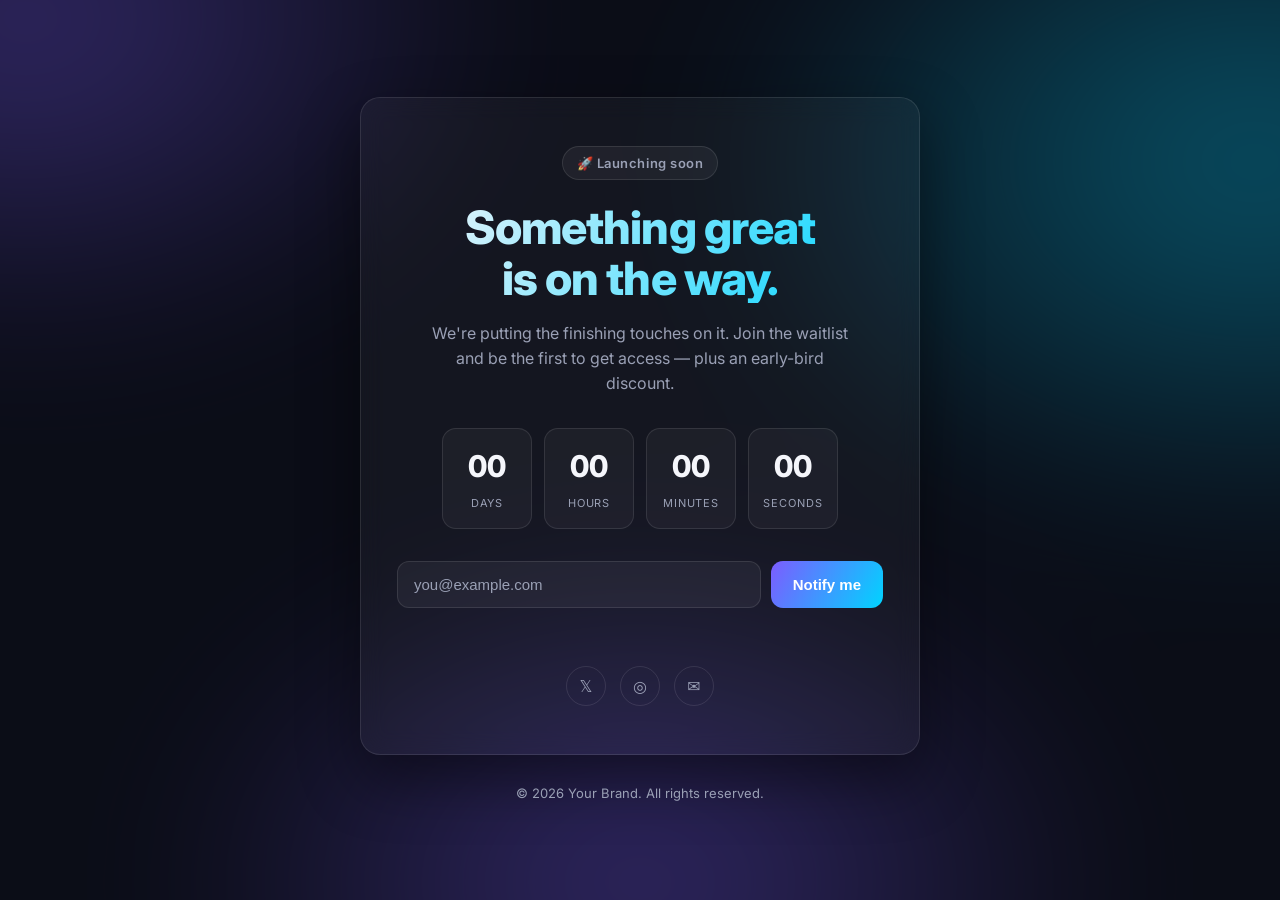
<file: products/launch-kit/01-coming-soon/index.html>
<!doctype html>
<html lang="en">
<head>
  <meta charset="utf-8">
  <meta name="viewport" content="width=device-width, initial-scale=1">
  <title>Coming Soon — Your Brand</title>
  <meta name="description" content="Something great is on the way. Join the waitlist to get early access.">

  <!-- Open Graph / social preview -->
  <meta property="og:title" content="Coming Soon — Your Brand">
  <meta property="og:description" content="Something great is on the way. Join the waitlist to get early access.">
  <meta property="og:type" content="website">

  <link rel="preconnect" href="https://fonts.googleapis.com">
  <link rel="preconnect" href="https://fonts.gstatic.com" crossorigin>
  <link href="https://fonts.googleapis.com/css2?family=Inter:wght@400;500;600;800&display=swap" rel="stylesheet">
  <link rel="stylesheet" href="style.css">
</head>
<body>
  <main class="stage">
    <div class="aurora" aria-hidden="true"></div>

    <section class="card">
      <p class="eyebrow">🚀 Launching soon</p>
      <h1 class="headline">Something great<br>is on the way.</h1>
      <p class="sub">We're putting the finishing touches on it. Join the waitlist and be the first to get access — plus an early-bird discount.</p>

      <!-- Countdown -->
      <div class="countdown" id="countdown" aria-label="Time until launch">
        <div class="unit"><span id="days">00</span><label>Days</label></div>
        <div class="unit"><span id="hours">00</span><label>Hours</label></div>
        <div class="unit"><span id="mins">00</span><label>Minutes</label></div>
        <div class="unit"><span id="secs">00</span><label>Seconds</label></div>
      </div>

      <!-- Waitlist form -->
      <form class="signup" id="signup" novalidate>
        <input type="email" id="email" name="email" placeholder="you@example.com" autocomplete="email" required>
        <button type="submit">Notify me</button>
      </form>
      <p class="note" id="note" role="status"></p>

      <div class="social">
        <a href="#" aria-label="X / Twitter">𝕏</a>
        <a href="#" aria-label="Instagram">◎</a>
        <a href="#" aria-label="Email">✉</a>
      </div>
    </section>

    <footer class="foot">© <span id="year"></span> Your Brand. All rights reserved.</footer>
  </main>

  <script src="script.js"></script>
</body>
</html>
</file>
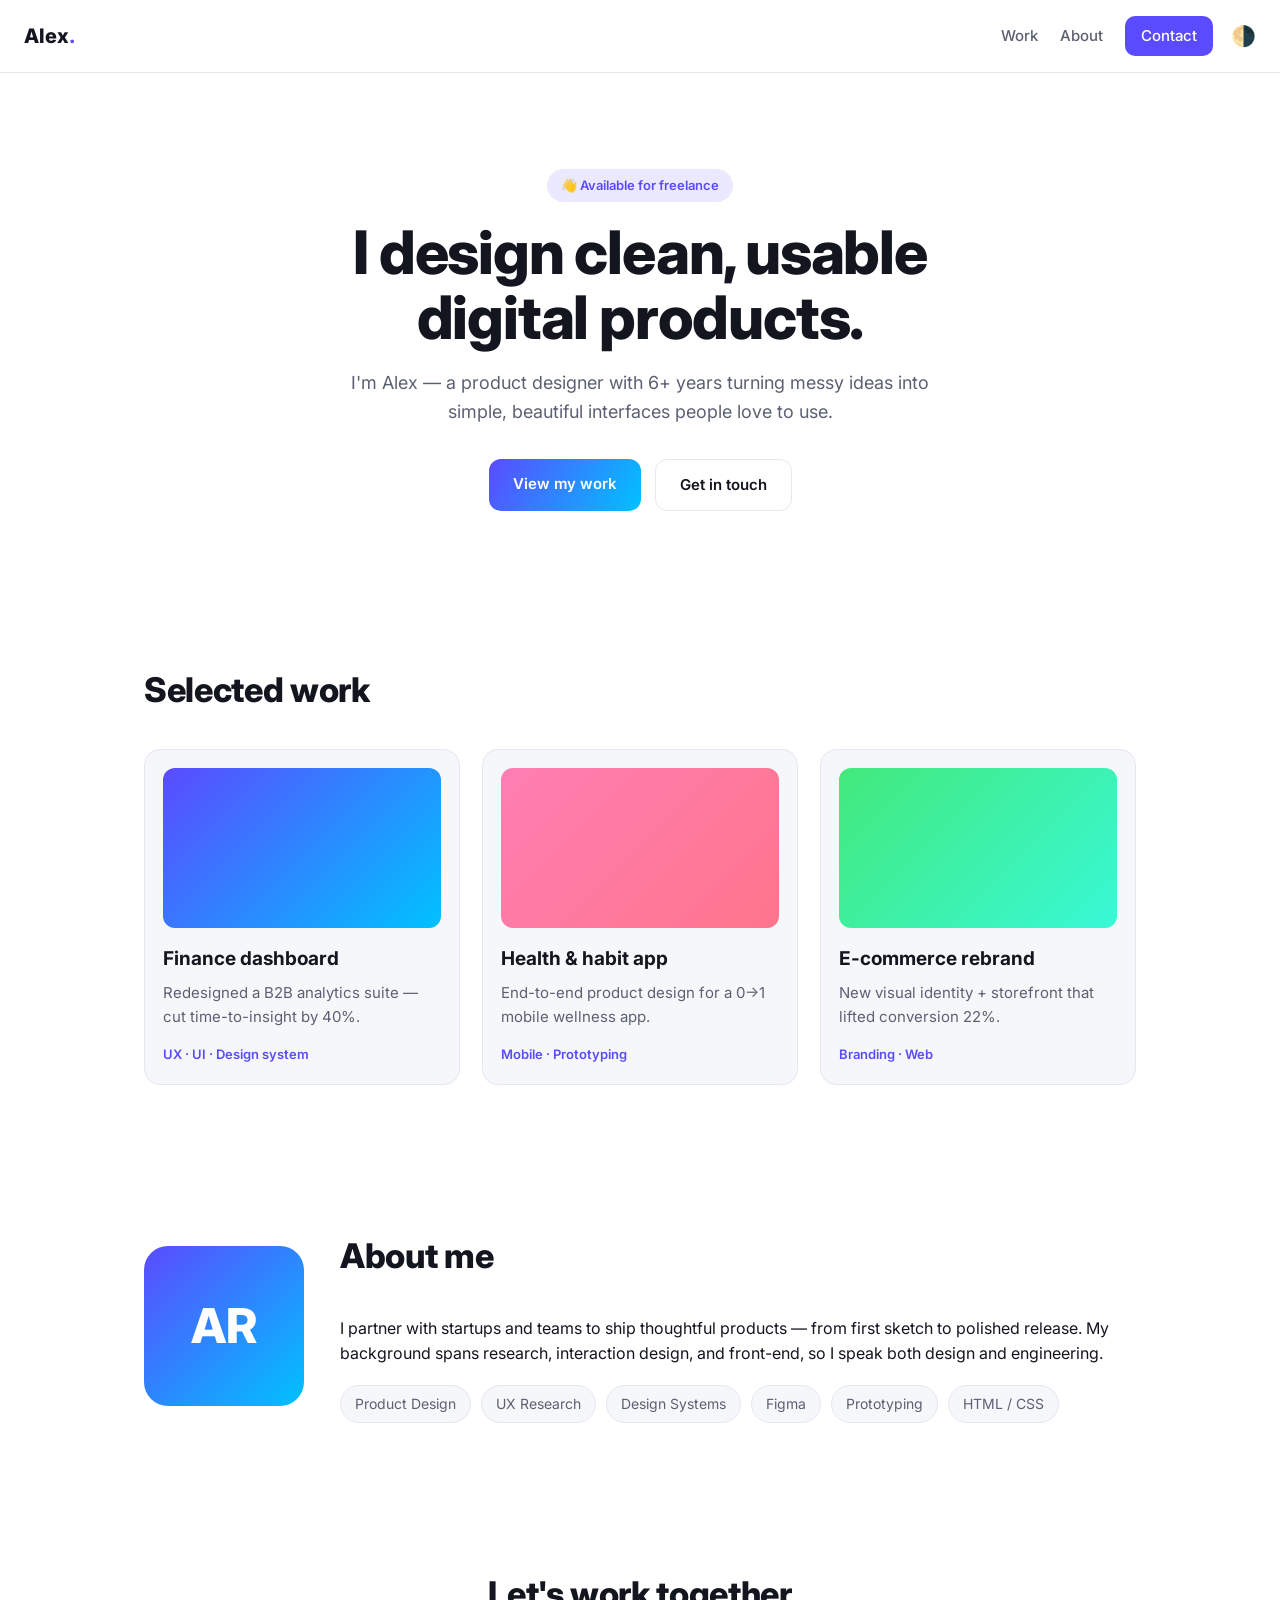
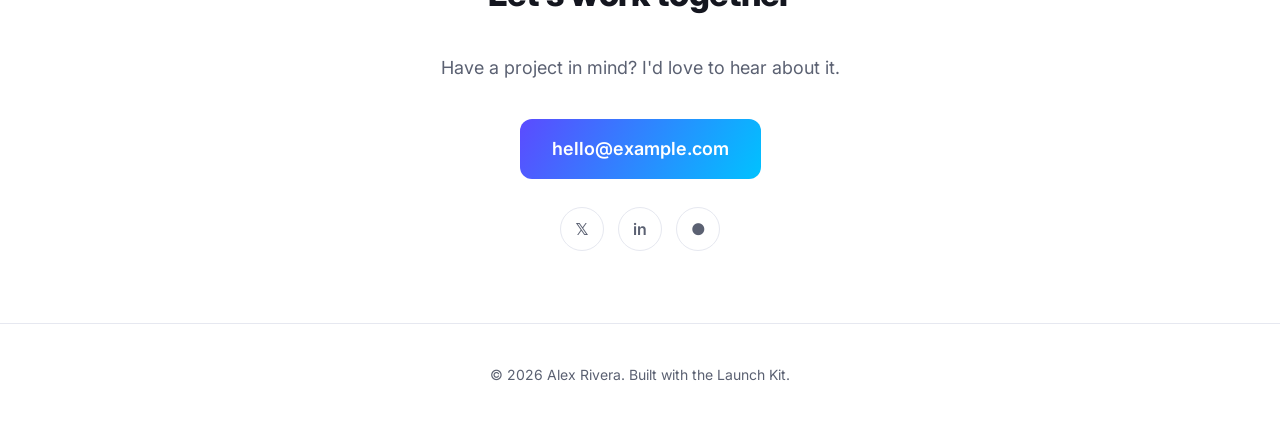
<file: products/launch-kit/02-portfolio/index.html>
<!doctype html>
<html lang="en">
<head>
  <meta charset="utf-8">
  <meta name="viewport" content="width=device-width, initial-scale=1">
  <title>Alex Rivera — Product Designer</title>
  <meta name="description" content="Portfolio of Alex Rivera, a product designer crafting clean, usable digital experiences.">
  <link rel="preconnect" href="https://fonts.googleapis.com">
  <link rel="preconnect" href="https://fonts.gstatic.com" crossorigin>
  <link href="https://fonts.googleapis.com/css2?family=Inter:wght@400;500;600;800&display=swap" rel="stylesheet">
  <link rel="stylesheet" href="style.css">
</head>
<body>
  <!-- Nav -->
  <header class="nav">
    <a class="brand" href="#top">Alex<span>.</span></a>
    <nav>
      <a href="#work">Work</a>
      <a href="#about">About</a>
      <a href="#contact" class="btn-sm">Contact</a>
    </nav>
    <button class="theme-toggle" id="themeToggle" aria-label="Toggle light / dark">🌗</button>
  </header>

  <!-- Hero -->
  <section class="hero" id="top">
    <p class="eyebrow">👋 Available for freelance</p>
    <h1>I design clean, usable<br>digital products.</h1>
    <p class="lead">I'm Alex — a product designer with 6+ years turning messy ideas
      into simple, beautiful interfaces people love to use.</p>
    <div class="hero-cta">
      <a href="#work" class="btn">View my work</a>
      <a href="#contact" class="btn ghost">Get in touch</a>
    </div>
  </section>

  <!-- Work -->
  <section class="section" id="work">
    <h2 class="section-title">Selected work</h2>
    <div class="grid">
      <article class="project">
        <div class="thumb thumb-1"></div>
        <h3>Finance dashboard</h3>
        <p>Redesigned a B2B analytics suite — cut time-to-insight by 40%.</p>
        <span class="tags">UX · UI · Design system</span>
      </article>
      <article class="project">
        <div class="thumb thumb-2"></div>
        <h3>Health & habit app</h3>
        <p>End-to-end product design for a 0→1 mobile wellness app.</p>
        <span class="tags">Mobile · Prototyping</span>
      </article>
      <article class="project">
        <div class="thumb thumb-3"></div>
        <h3>E-commerce rebrand</h3>
        <p>New visual identity + storefront that lifted conversion 22%.</p>
        <span class="tags">Branding · Web</span>
      </article>
    </div>
  </section>

  <!-- About -->
  <section class="section about" id="about">
    <div class="about-grid">
      <div class="avatar" aria-hidden="true">AR</div>
      <div>
        <h2 class="section-title">About me</h2>
        <p>I partner with startups and teams to ship thoughtful products — from
          first sketch to polished release. My background spans research, interaction
          design, and front-end, so I speak both design and engineering.</p>
        <ul class="skills">
          <li>Product Design</li><li>UX Research</li><li>Design Systems</li>
          <li>Figma</li><li>Prototyping</li><li>HTML / CSS</li>
        </ul>
      </div>
    </div>
  </section>

  <!-- Contact -->
  <section class="section contact" id="contact">
    <h2 class="section-title">Let's work together</h2>
    <p class="lead center">Have a project in mind? I'd love to hear about it.</p>
    <a class="btn big" href="mailto:hello@example.com">hello@example.com</a>
    <div class="social">
      <a href="#" aria-label="X / Twitter">𝕏</a>
      <a href="#" aria-label="LinkedIn">in</a>
      <a href="#" aria-label="Dribbble">●</a>
    </div>
  </section>

  <footer class="foot">© <span id="year"></span> Alex Rivera. Built with the Launch Kit.</footer>

  <script src="script.js"></script>
</body>
</html>
</file>
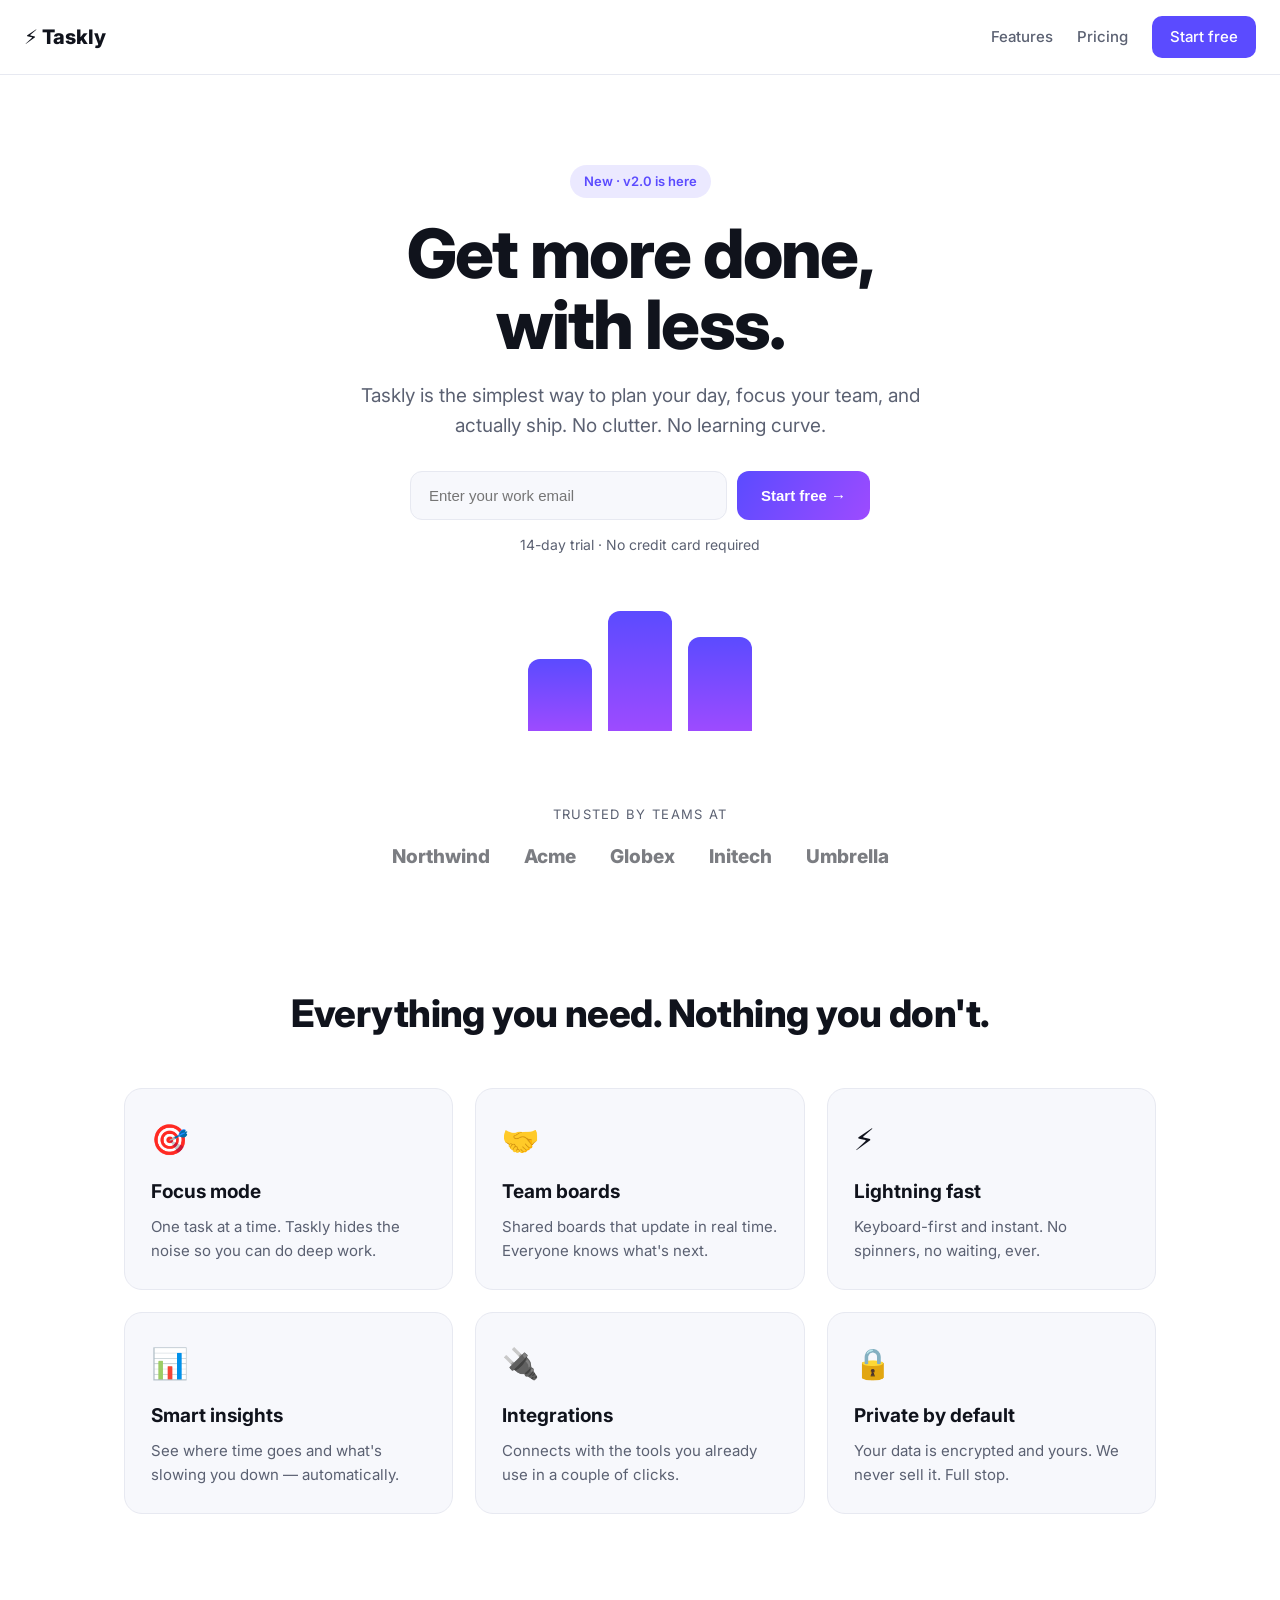
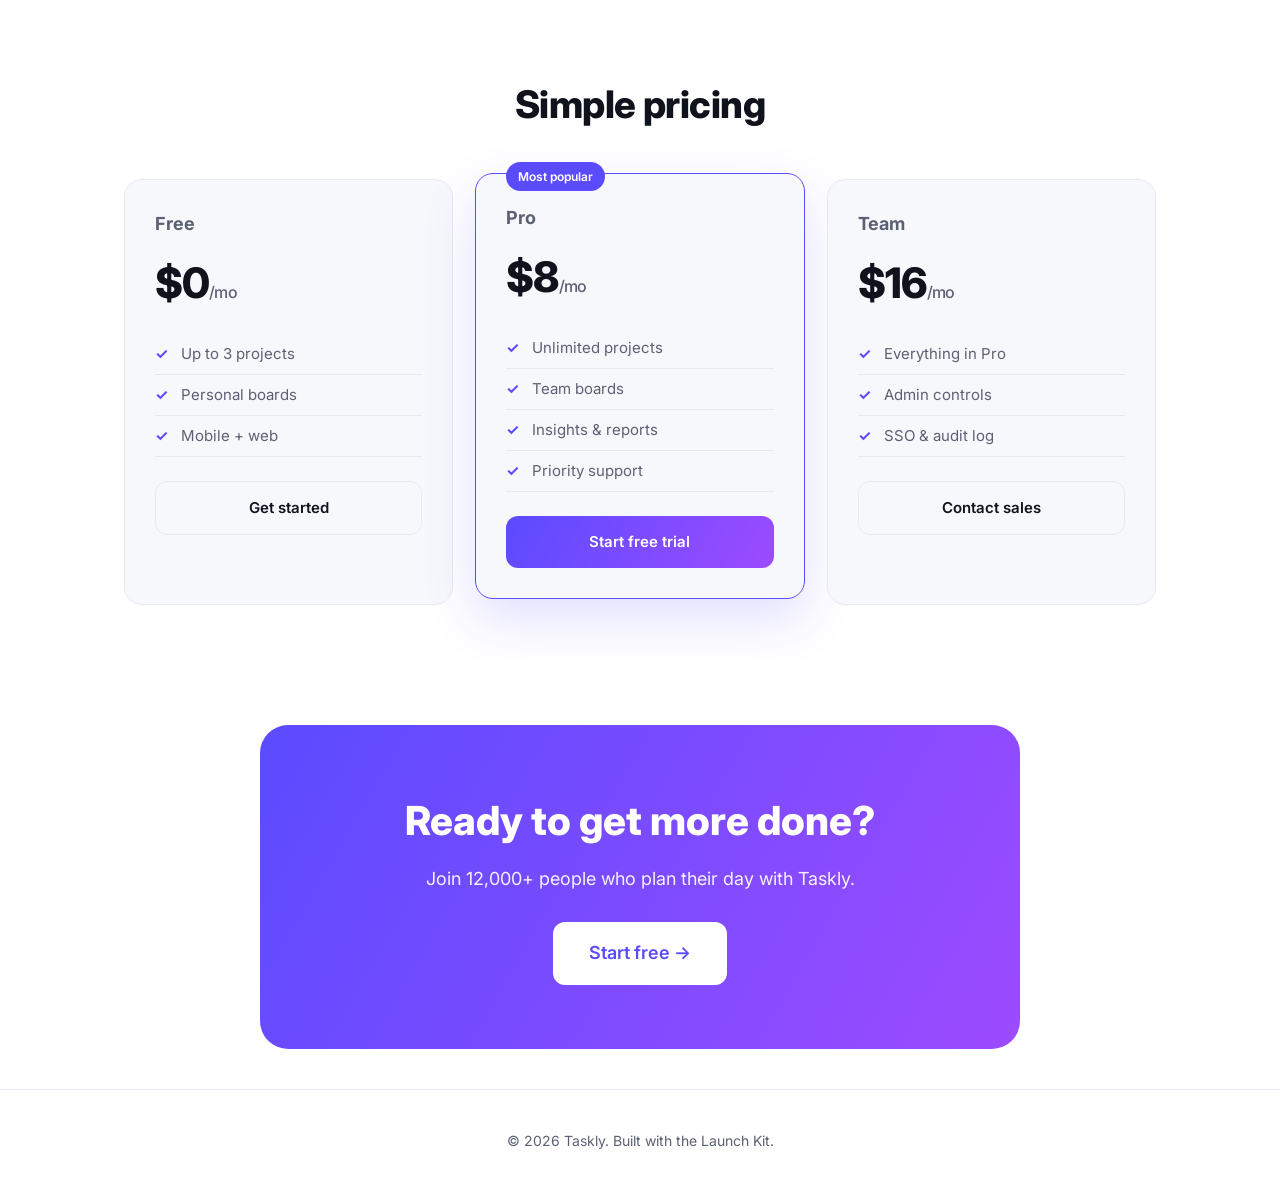
<file: products/launch-kit/03-saas-landing/index.html>
<!doctype html>
<html lang="en">
<head>
  <meta charset="utf-8">
  <meta name="viewport" content="width=device-width, initial-scale=1">
  <title>Taskly — Get more done, with less.</title>
  <meta name="description" content="Taskly is the simplest way to plan your day, focus your team, and ship faster.">
  <link rel="preconnect" href="https://fonts.googleapis.com">
  <link rel="preconnect" href="https://fonts.gstatic.com" crossorigin>
  <link href="https://fonts.googleapis.com/css2?family=Inter:wght@400;500;600;800&display=swap" rel="stylesheet">
  <link rel="stylesheet" href="style.css">
</head>
<body>
  <!-- Nav -->
  <header class="nav">
    <a class="brand" href="#">⚡ Taskly</a>
    <nav>
      <a href="#features">Features</a>
      <a href="#pricing">Pricing</a>
      <a href="#" class="btn-sm">Start free</a>
    </nav>
  </header>

  <!-- Hero -->
  <section class="hero">
    <p class="eyebrow">New · v2.0 is here</p>
    <h1>Get more done,<br>with less.</h1>
    <p class="lead">Taskly is the simplest way to plan your day, focus your team,
      and actually ship. No clutter. No learning curve.</p>
    <form class="hero-form" id="heroForm" novalidate>
      <input type="email" id="email" placeholder="Enter your work email" required>
      <button type="submit">Start free →</button>
    </form>
    <p class="note" id="note" role="status">14-day trial · No credit card required</p>
    <div class="hero-art" aria-hidden="true">
      <div class="bar b1"></div><div class="bar b2"></div><div class="bar b3"></div>
    </div>
  </section>

  <!-- Logos -->
  <section class="logos">
    <span>Trusted by teams at</span>
    <div class="logo-row">
      <b>Northwind</b><b>Acme</b><b>Globex</b><b>Initech</b><b>Umbrella</b>
    </div>
  </section>

  <!-- Features -->
  <section class="section" id="features">
    <h2 class="section-title">Everything you need. Nothing you don't.</h2>
    <div class="grid">
      <div class="feature">
        <div class="ic">🎯</div><h3>Focus mode</h3>
        <p>One task at a time. Taskly hides the noise so you can do deep work.</p>
      </div>
      <div class="feature">
        <div class="ic">🤝</div><h3>Team boards</h3>
        <p>Shared boards that update in real time. Everyone knows what's next.</p>
      </div>
      <div class="feature">
        <div class="ic">⚡</div><h3>Lightning fast</h3>
        <p>Keyboard-first and instant. No spinners, no waiting, ever.</p>
      </div>
      <div class="feature">
        <div class="ic">📊</div><h3>Smart insights</h3>
        <p>See where time goes and what's slowing you down — automatically.</p>
      </div>
      <div class="feature">
        <div class="ic">🔌</div><h3>Integrations</h3>
        <p>Connects with the tools you already use in a couple of clicks.</p>
      </div>
      <div class="feature">
        <div class="ic">🔒</div><h3>Private by default</h3>
        <p>Your data is encrypted and yours. We never sell it. Full stop.</p>
      </div>
    </div>
  </section>

  <!-- Pricing -->
  <section class="section" id="pricing">
    <h2 class="section-title">Simple pricing</h2>
    <div class="pricing">
      <div class="plan">
        <h3>Free</h3><p class="price">$0<span>/mo</span></p>
        <ul><li>Up to 3 projects</li><li>Personal boards</li><li>Mobile + web</li></ul>
        <a href="#" class="btn ghost">Get started</a>
      </div>
      <div class="plan featured">
        <span class="badge">Most popular</span>
        <h3>Pro</h3><p class="price">$8<span>/mo</span></p>
        <ul><li>Unlimited projects</li><li>Team boards</li><li>Insights & reports</li><li>Priority support</li></ul>
        <a href="#" class="btn">Start free trial</a>
      </div>
      <div class="plan">
        <h3>Team</h3><p class="price">$16<span>/mo</span></p>
        <ul><li>Everything in Pro</li><li>Admin controls</li><li>SSO & audit log</li></ul>
        <a href="#" class="btn ghost">Contact sales</a>
      </div>
    </div>
  </section>

  <!-- CTA -->
  <section class="cta">
    <h2>Ready to get more done?</h2>
    <p>Join 12,000+ people who plan their day with Taskly.</p>
    <a href="#" class="btn big">Start free →</a>
  </section>

  <footer class="foot">© <span id="year"></span> Taskly. Built with the Launch Kit.</footer>

  <script src="script.js"></script>
</body>
</html>
</file>
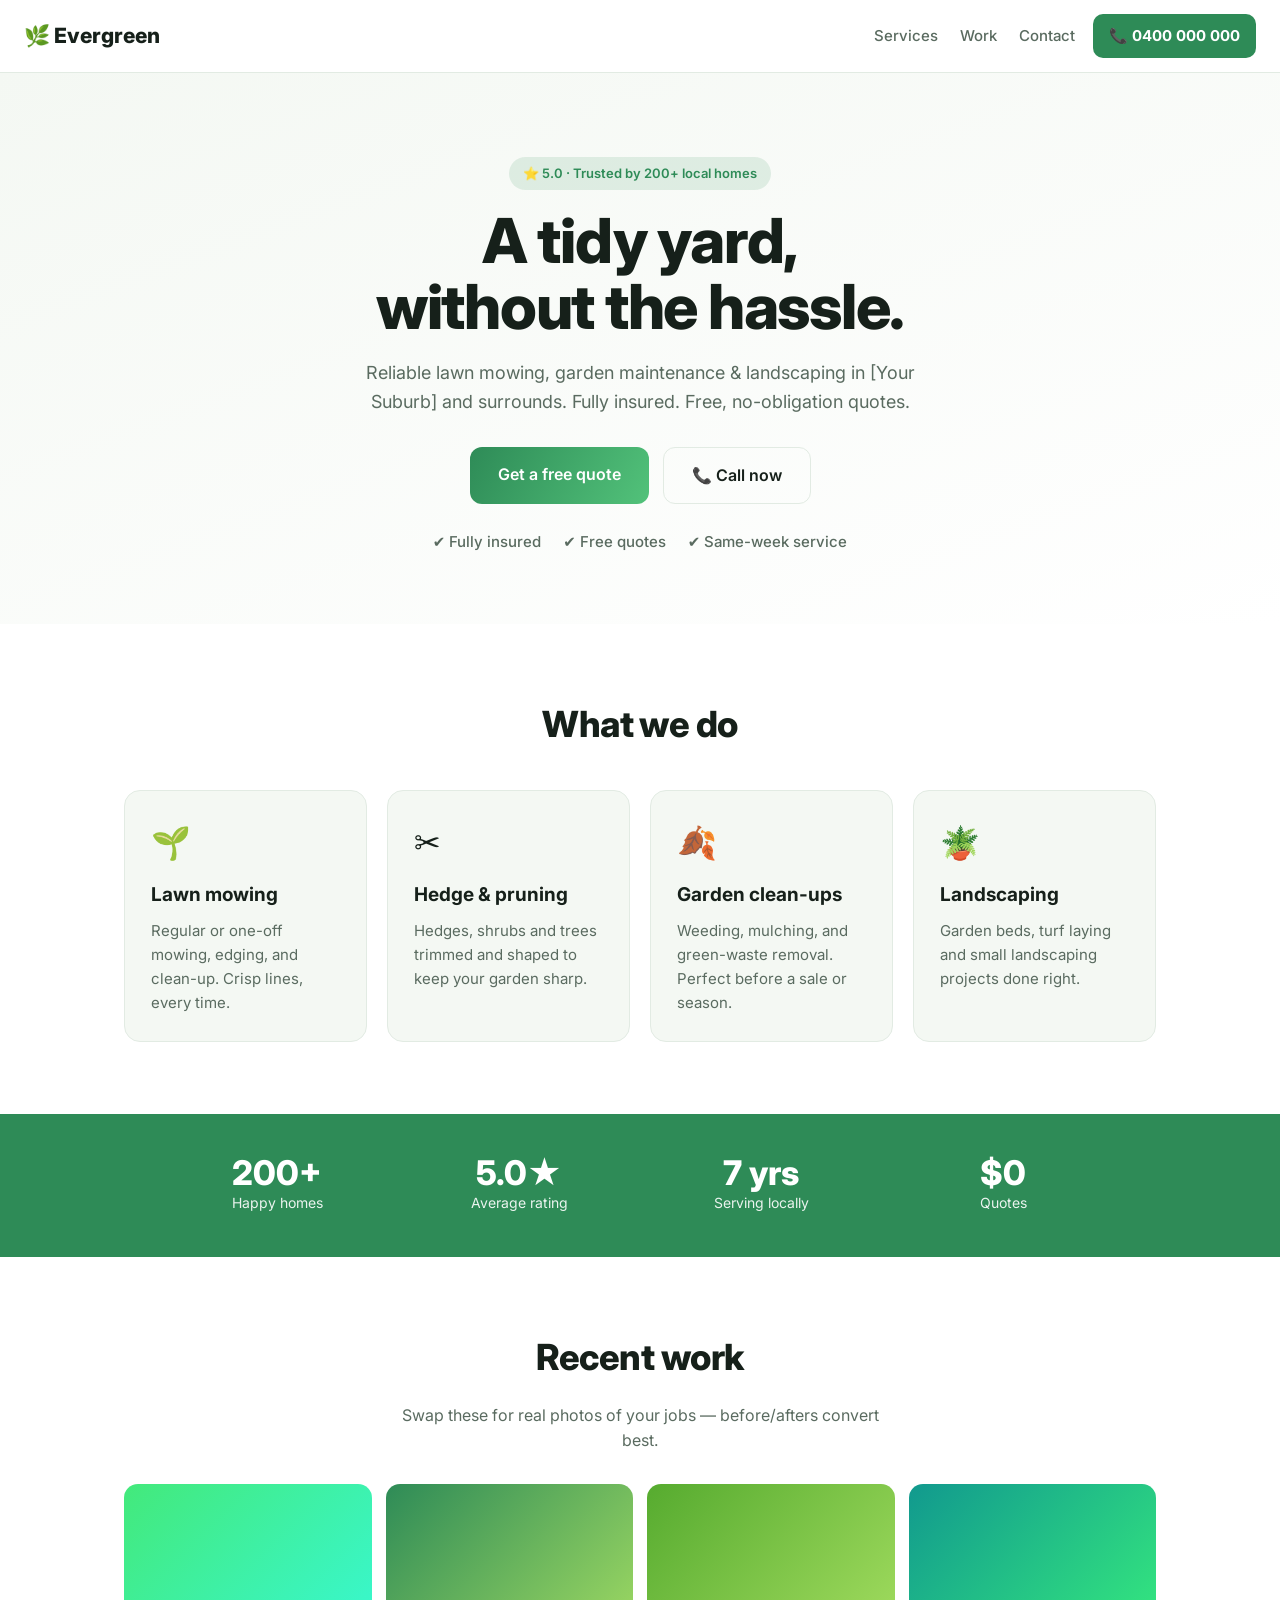
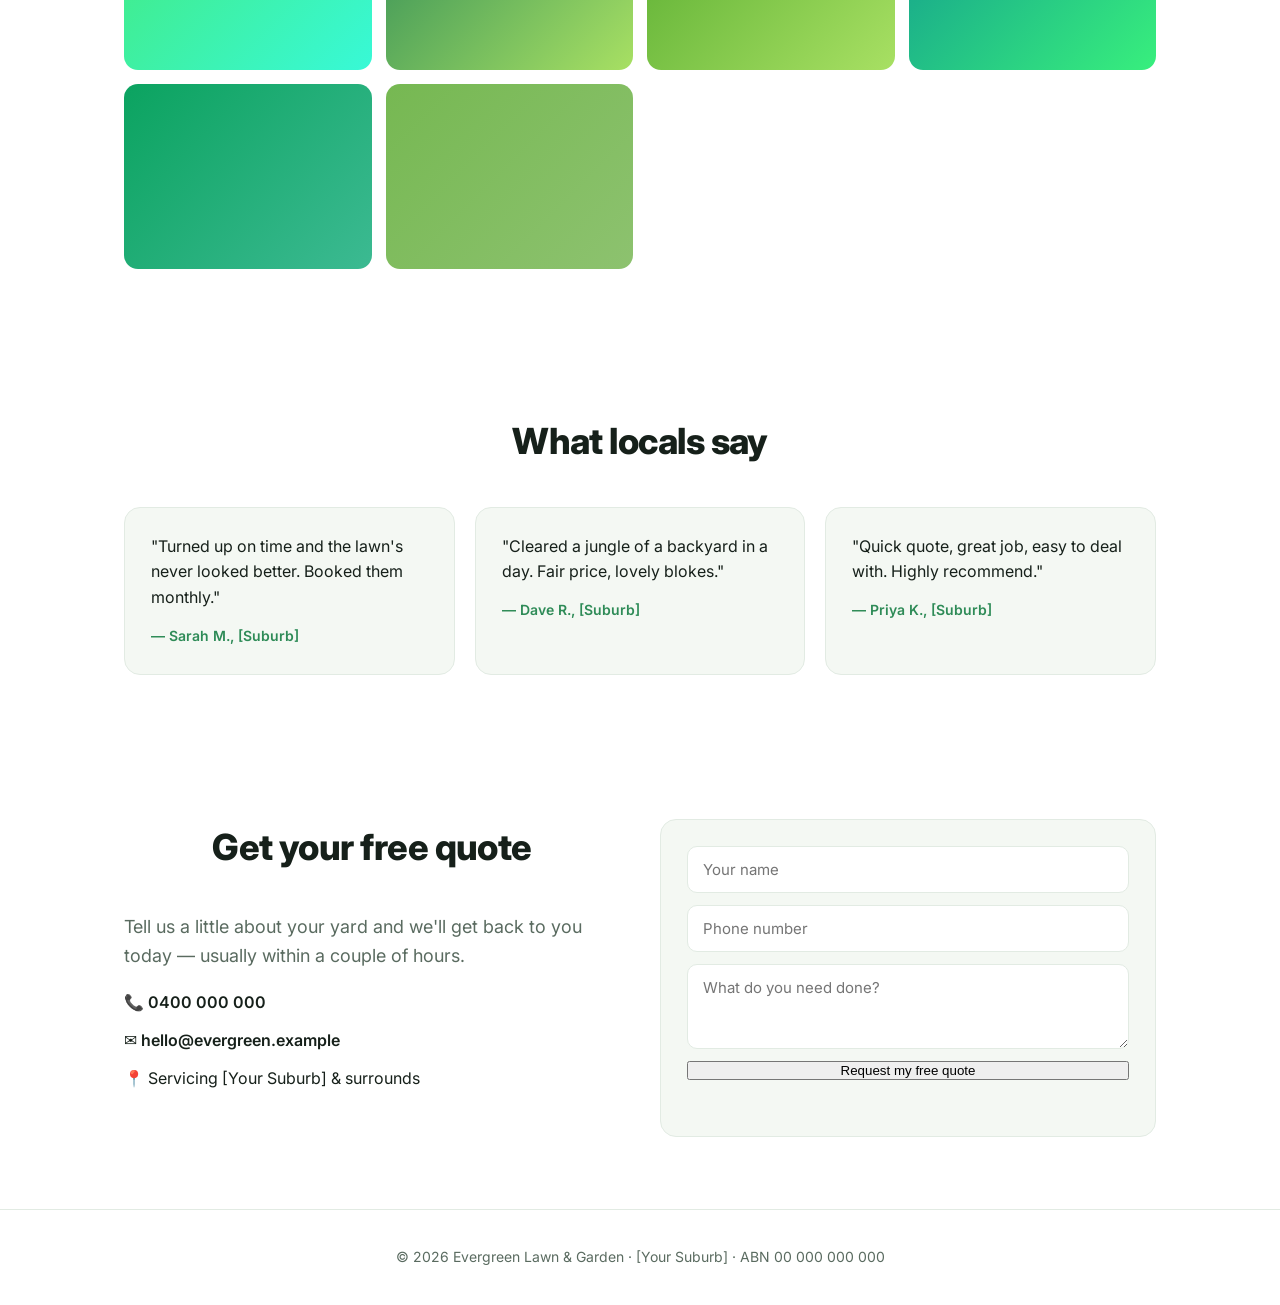
<file: products/launch-kit/04-local-business/index.html>
<!doctype html>
<html lang="en">
<head>
  <meta charset="utf-8">
  <meta name="viewport" content="width=device-width, initial-scale=1">
  <title>Evergreen Lawn &amp; Garden — Lawn Care &amp; Landscaping</title>
  <meta name="description" content="Reliable lawn mowing, garden maintenance and landscaping. Free quotes, fully insured, local and friendly.">
  <link rel="preconnect" href="https://fonts.googleapis.com">
  <link rel="preconnect" href="https://fonts.gstatic.com" crossorigin>
  <link href="https://fonts.googleapis.com/css2?family=Inter:wght@400;500;600;800&display=swap" rel="stylesheet">
  <link rel="stylesheet" href="style.css">
</head>
<body>
  <!-- Top bar -->
  <header class="nav">
    <a class="brand" href="#top">🌿 Evergreen</a>
    <nav>
      <a href="#services">Services</a>
      <a href="#gallery">Work</a>
      <a href="#contact">Contact</a>
    </nav>
    <a href="tel:0400000000" class="btn-call">📞 0400 000 000</a>
  </header>

  <!-- Hero -->
  <section class="hero" id="top">
    <div class="hero-inner">
      <p class="eyebrow">⭐ 5.0 · Trusted by 200+ local homes</p>
      <h1>A tidy yard,<br>without the hassle.</h1>
      <p class="lead">Reliable lawn mowing, garden maintenance & landscaping in
        [Your Suburb] and surrounds. Fully insured. Free, no-obligation quotes.</p>
      <div class="hero-cta">
        <a href="#contact" class="btn">Get a free quote</a>
        <a href="tel:0400000000" class="btn ghost">📞 Call now</a>
      </div>
      <ul class="trust">
        <li>✔ Fully insured</li><li>✔ Free quotes</li><li>✔ Same-week service</li>
      </ul>
    </div>
  </section>

  <!-- Services -->
  <section class="section" id="services">
    <h2 class="section-title">What we do</h2>
    <div class="grid">
      <div class="card"><div class="ic">🌱</div><h3>Lawn mowing</h3><p>Regular or one-off mowing, edging, and clean-up. Crisp lines, every time.</p></div>
      <div class="card"><div class="ic">✂️</div><h3>Hedge & pruning</h3><p>Hedges, shrubs and trees trimmed and shaped to keep your garden sharp.</p></div>
      <div class="card"><div class="ic">🍂</div><h3>Garden clean-ups</h3><p>Weeding, mulching, and green-waste removal. Perfect before a sale or season.</p></div>
      <div class="card"><div class="ic">🪴</div><h3>Landscaping</h3><p>Garden beds, turf laying and small landscaping projects done right.</p></div>
    </div>
  </section>

  <!-- Why us -->
  <section class="band">
    <div class="band-inner">
      <div class="stat"><b>200+</b><span>Happy homes</span></div>
      <div class="stat"><b>5.0★</b><span>Average rating</span></div>
      <div class="stat"><b>7 yrs</b><span>Serving locally</span></div>
      <div class="stat"><b>$0</b><span>Quotes</span></div>
    </div>
  </section>

  <!-- Gallery -->
  <section class="section" id="gallery">
    <h2 class="section-title">Recent work</h2>
    <p class="sub">Swap these for real photos of your jobs — before/afters convert best.</p>
    <div class="gallery">
      <div class="shot s1"></div><div class="shot s2"></div><div class="shot s3"></div>
      <div class="shot s4"></div><div class="shot s5"></div><div class="shot s6"></div>
    </div>
  </section>

  <!-- Testimonials -->
  <section class="section testimonials">
    <h2 class="section-title">What locals say</h2>
    <div class="grid">
      <blockquote class="card"><p>"Turned up on time and the lawn's never looked better. Booked them monthly."</p><cite>— Sarah M., [Suburb]</cite></blockquote>
      <blockquote class="card"><p>"Cleared a jungle of a backyard in a day. Fair price, lovely blokes."</p><cite>— Dave R., [Suburb]</cite></blockquote>
      <blockquote class="card"><p>"Quick quote, great job, easy to deal with. Highly recommend."</p><cite>— Priya K., [Suburb]</cite></blockquote>
    </div>
  </section>

  <!-- Contact / quote -->
  <section class="section contact" id="contact">
    <div class="contact-grid">
      <div>
        <h2 class="section-title">Get your free quote</h2>
        <p class="lead">Tell us a little about your yard and we'll get back to you
          today — usually within a couple of hours.</p>
        <ul class="contact-list">
          <li>📞 <a href="tel:0400000000">0400 000 000</a></li>
          <li>✉️ <a href="mailto:hello@evergreen.example">hello@evergreen.example</a></li>
          <li>📍 Servicing [Your Suburb] & surrounds</li>
        </ul>
      </div>
      <form class="quote" id="quoteForm" novalidate>
        <input type="text" id="name" placeholder="Your name" required>
        <input type="tel" id="phone" placeholder="Phone number" required>
        <textarea id="msg" rows="3" placeholder="What do you need done?"></textarea>
        <button type="submit">Request my free quote</button>
        <p class="note" id="note" role="status"></p>
      </form>
    </div>
  </section>

  <footer class="foot">
    © <span id="year"></span> Evergreen Lawn &amp; Garden · [Your Suburb] · ABN 00 000 000 000
  </footer>

  <!-- Sticky mobile call button -->
  <a href="tel:0400000000" class="sticky-call">📞 Call for a quote</a>

  <script src="script.js"></script>
</body>
</html>
</file>
<file: products/launch-kit/01-coming-soon/style.css>
/* =========================================================
   Launch Kit — Coming Soon
   Zero dependencies. Edit the variables below to rebrand.
   ========================================================= */
:root{
  --bg:        #0b0d17;
  --card:      rgba(255,255,255,.04);
  --border:    rgba(255,255,255,.10);
  --text:      #f5f6fb;
  --muted:     #9aa0b5;
  --accent:    #7c5cff;   /* primary brand colour  */
  --accent-2:  #00d4ff;   /* secondary / gradient  */
  --radius:    20px;
  --maxw:      560px;
}

*{box-sizing:border-box;margin:0;padding:0}
html{-webkit-text-size-adjust:100%}
body{
  font-family:'Inter',system-ui,-apple-system,Segoe UI,Roboto,sans-serif;
  background:var(--bg);
  color:var(--text);
  min-height:100vh;
  display:flex;
  -webkit-font-smoothing:antialiased;
  line-height:1.55;
}

/* ---------- Layout ---------- */
.stage{
  position:relative;
  flex:1;
  display:flex;
  flex-direction:column;
  align-items:center;
  justify-content:center;
  padding:32px 20px;
  overflow:hidden;
}

/* Animated aurora background */
.aurora{
  position:absolute;
  inset:-30%;
  background:
    radial-gradient(40% 40% at 20% 20%, var(--accent) 0%, transparent 60%),
    radial-gradient(45% 45% at 80% 30%, var(--accent-2) 0%, transparent 60%),
    radial-gradient(40% 40% at 50% 80%, var(--accent) 0%, transparent 60%);
  filter:blur(80px);
  opacity:.35;
  animation:drift 18s ease-in-out infinite alternate;
  z-index:0;
}
@keyframes drift{
  from{transform:translate3d(-4%,-2%,0) scale(1)}
  to  {transform:translate3d(4%,3%,0)   scale(1.12)}
}

/* ---------- Card ---------- */
.card{
  position:relative;
  z-index:1;
  width:100%;
  max-width:var(--maxw);
  text-align:center;
  background:var(--card);
  border:1px solid var(--border);
  border-radius:var(--radius);
  padding:48px 36px;
  backdrop-filter:blur(12px);
  -webkit-backdrop-filter:blur(12px);
  box-shadow:0 24px 60px rgba(0,0,0,.45);
}

.eyebrow{
  display:inline-block;
  font-size:13px;
  font-weight:600;
  letter-spacing:.04em;
  color:var(--muted);
  background:rgba(255,255,255,.05);
  border:1px solid var(--border);
  padding:6px 14px;
  border-radius:999px;
  margin-bottom:22px;
}
.headline{
  font-size:clamp(30px,6vw,46px);
  font-weight:800;
  line-height:1.1;
  letter-spacing:-.02em;
  background:linear-gradient(120deg,var(--text),var(--accent-2));
  -webkit-background-clip:text;
  background-clip:text;
  color:transparent;
}
.sub{
  color:var(--muted);
  margin:18px auto 0;
  max-width:42ch;
  font-size:16px;
}

/* ---------- Countdown ---------- */
.countdown{
  display:flex;
  gap:12px;
  justify-content:center;
  margin:32px 0;
}
.unit{
  flex:1;
  max-width:90px;
  background:rgba(255,255,255,.04);
  border:1px solid var(--border);
  border-radius:14px;
  padding:14px 6px;
}
.unit span{
  display:block;
  font-size:clamp(22px,5vw,30px);
  font-weight:800;
  font-variant-numeric:tabular-nums;
}
.unit label{
  font-size:11px;
  text-transform:uppercase;
  letter-spacing:.08em;
  color:var(--muted);
}

/* ---------- Form ---------- */
.signup{
  display:flex;
  gap:10px;
  margin-top:8px;
}
.signup input{
  flex:1;
  min-width:0;
  padding:14px 16px;
  border-radius:12px;
  border:1px solid var(--border);
  background:rgba(255,255,255,.05);
  color:var(--text);
  font-size:15px;
  outline:none;
  transition:border-color .2s,box-shadow .2s;
}
.signup input:focus{
  border-color:var(--accent);
  box-shadow:0 0 0 3px rgba(124,92,255,.25);
}
.signup input::placeholder{color:var(--muted)}
.signup button{
  padding:14px 22px;
  border:0;
  border-radius:12px;
  font-size:15px;
  font-weight:600;
  color:#fff;
  cursor:pointer;
  background:linear-gradient(120deg,var(--accent),var(--accent-2));
  transition:transform .15s,filter .15s;
  white-space:nowrap;
}
.signup button:hover{transform:translateY(-1px);filter:brightness(1.08)}
.signup button:active{transform:translateY(0)}

.note{
  min-height:20px;
  margin-top:12px;
  font-size:14px;
  color:var(--accent-2);
}
.note.error{color:#ff6b6b}

/* ---------- Social ---------- */
.social{
  display:flex;
  gap:14px;
  justify-content:center;
  margin-top:26px;
}
.social a{
  width:40px;height:40px;
  display:grid;place-items:center;
  border-radius:50%;
  border:1px solid var(--border);
  color:var(--muted);
  text-decoration:none;
  font-size:16px;
  transition:color .2s,border-color .2s,transform .2s;
}
.social a:hover{color:var(--text);border-color:var(--accent);transform:translateY(-2px)}

.foot{
  position:relative;
  z-index:1;
  margin-top:28px;
  font-size:13px;
  color:var(--muted);
}

/* ---------- Responsive ---------- */
@media (max-width:480px){
  .card{padding:36px 22px}
  .signup{flex-direction:column}
  .signup button{width:100%}
  .countdown{gap:8px}
}

@media (prefers-reduced-motion:reduce){
  .aurora{animation:none}
}
</file>
<file: products/launch-kit/02-portfolio/style.css>
/* =========================================================
   Launch Kit — One-Page Portfolio
   Zero dependencies. Light/dark theme. Edit variables below.
   ========================================================= */
:root{
  --bg:#ffffff; --surface:#f6f7fb; --text:#14161f; --muted:#5b6172;
  --border:#e6e8f0; --accent:#5b4bff; --accent-2:#00c2ff; --radius:16px;
}
:root[data-theme="dark"]{
  --bg:#0b0d17; --surface:#13162400; --text:#f5f6fb; --muted:#9aa0b5;
  --border:rgba(255,255,255,.12); --accent:#7c5cff; --accent-2:#00d4ff;
}

*{box-sizing:border-box;margin:0;padding:0}
html{scroll-behavior:smooth}
body{
  font-family:'Inter',system-ui,-apple-system,Segoe UI,Roboto,sans-serif;
  background:var(--bg); color:var(--text); line-height:1.6;
  -webkit-font-smoothing:antialiased; transition:background .3s,color .3s;
}
section{padding:0 24px}
.eyebrow{
  display:inline-block;font-size:13px;font-weight:600;color:var(--accent);
  background:color-mix(in srgb,var(--accent) 12%,transparent);
  padding:6px 14px;border-radius:999px;margin-bottom:18px;
}

/* ---- Nav ---- */
.nav{
  position:sticky;top:0;z-index:50;
  display:flex;align-items:center;gap:18px;
  padding:16px 24px;
  background:color-mix(in srgb,var(--bg) 80%,transparent);
  backdrop-filter:blur(10px);border-bottom:1px solid var(--border);
}
.brand{font-weight:800;font-size:20px;text-decoration:none;color:var(--text)}
.brand span{color:var(--accent)}
.nav nav{margin-left:auto;display:flex;gap:22px;align-items:center}
.nav nav a{text-decoration:none;color:var(--muted);font-weight:500;font-size:15px}
.nav nav a:hover{color:var(--text)}
.btn-sm{
  background:var(--accent);color:#fff!important;padding:8px 16px;border-radius:10px;
}
.theme-toggle{background:none;border:0;font-size:20px;cursor:pointer;line-height:1}

/* ---- Hero ---- */
.hero{
  max-width:820px;margin:0 auto;text-align:center;
  padding-top:96px;padding-bottom:80px;
}
.hero h1{
  font-size:clamp(34px,7vw,60px);font-weight:800;line-height:1.08;
  letter-spacing:-.02em;margin-bottom:20px;
}
.lead{color:var(--muted);font-size:18px;max-width:54ch;margin:0 auto}
.lead.center{text-align:center;margin-bottom:28px}
.hero-cta{display:flex;gap:14px;justify-content:center;margin-top:32px;flex-wrap:wrap}

.btn{
  display:inline-block;text-decoration:none;font-weight:600;font-size:15px;
  padding:13px 24px;border-radius:12px;color:#fff;
  background:linear-gradient(120deg,var(--accent),var(--accent-2));
  transition:transform .15s,filter .15s;
}
.btn:hover{transform:translateY(-2px);filter:brightness(1.07)}
.btn.ghost{background:transparent;color:var(--text);border:1px solid var(--border)}
.btn.big{font-size:18px;padding:16px 32px;margin-top:8px}

/* ---- Sections ---- */
.section{max-width:1040px;margin:0 auto;padding-top:72px;padding-bottom:72px}
.section-title{font-size:clamp(24px,4vw,34px);font-weight:800;margin-bottom:32px;letter-spacing:-.01em}

/* ---- Work grid ---- */
.grid{display:grid;grid-template-columns:repeat(auto-fit,minmax(260px,1fr));gap:22px}
.project{
  background:var(--surface);border:1px solid var(--border);
  border-radius:var(--radius);padding:18px;transition:transform .2s,box-shadow .2s;
}
.project:hover{transform:translateY(-4px);box-shadow:0 18px 40px rgba(0,0,0,.12)}
.thumb{height:160px;border-radius:12px;margin-bottom:16px}
.thumb-1{background:linear-gradient(135deg,#5b4bff,#00c2ff)}
.thumb-2{background:linear-gradient(135deg,#ff7eb3,#ff758c)}
.thumb-3{background:linear-gradient(135deg,#43e97b,#38f9d7)}
.project h3{font-size:19px;margin-bottom:6px}
.project p{color:var(--muted);font-size:15px;margin-bottom:12px}
.tags{font-size:13px;color:var(--accent);font-weight:600}

/* ---- About ---- */
.about-grid{display:grid;grid-template-columns:160px 1fr;gap:36px;align-items:center}
.avatar{
  width:160px;height:160px;border-radius:24px;display:grid;place-items:center;
  font-size:48px;font-weight:800;color:#fff;
  background:linear-gradient(135deg,var(--accent),var(--accent-2));
}
.skills{list-style:none;display:flex;flex-wrap:wrap;gap:10px;margin-top:18px}
.skills li{
  font-size:14px;padding:7px 14px;border-radius:999px;
  background:var(--surface);border:1px solid var(--border);color:var(--muted);
}

/* ---- Contact ---- */
.contact{text-align:center}
.social{display:flex;gap:14px;justify-content:center;margin-top:28px}
.social a{
  width:44px;height:44px;display:grid;place-items:center;border-radius:50%;
  border:1px solid var(--border);color:var(--muted);text-decoration:none;
  font-weight:600;transition:color .2s,border-color .2s,transform .2s;
}
.social a:hover{color:var(--text);border-color:var(--accent);transform:translateY(-2px)}

.foot{text-align:center;color:var(--muted);font-size:14px;padding:40px 24px;border-top:1px solid var(--border)}

/* ---- Responsive ---- */
@media (max-width:640px){
  .nav nav{gap:14px}
  .about-grid{grid-template-columns:1fr;text-align:center;justify-items:center}
}
@media (prefers-reduced-motion:reduce){html{scroll-behavior:auto}}
</file>
<file: products/launch-kit/03-saas-landing/style.css>
/* =========================================================
   Launch Kit — SaaS / Product Landing
   Zero dependencies. Edit brand variables below.
   ========================================================= */
:root{
  --bg:#ffffff; --surface:#f7f8fc; --text:#10131c; --muted:#5b6172;
  --border:#e7e9f1; --accent:#5b4bff; --accent-2:#9d4bff; --radius:18px;
}
*{box-sizing:border-box;margin:0;padding:0}
html{scroll-behavior:smooth}
body{
  font-family:'Inter',system-ui,-apple-system,Segoe UI,Roboto,sans-serif;
  background:var(--bg);color:var(--text);line-height:1.6;-webkit-font-smoothing:antialiased;
}
section{padding:0 24px}
.eyebrow{
  display:inline-block;font-size:13px;font-weight:600;color:var(--accent);
  background:color-mix(in srgb,var(--accent) 12%,transparent);
  padding:6px 14px;border-radius:999px;margin-bottom:20px;
}

/* ---- Nav ---- */
.nav{
  position:sticky;top:0;z-index:50;display:flex;align-items:center;
  padding:16px 24px;background:color-mix(in srgb,var(--bg) 85%,transparent);
  backdrop-filter:blur(10px);border-bottom:1px solid var(--border);
}
.brand{font-weight:800;font-size:20px;text-decoration:none;color:var(--text)}
.nav nav{margin-left:auto;display:flex;gap:24px;align-items:center}
.nav nav a{text-decoration:none;color:var(--muted);font-weight:500;font-size:15px}
.nav nav a:hover{color:var(--text)}
.btn-sm{background:var(--accent);color:#fff!important;padding:9px 18px;border-radius:10px}

/* ---- Buttons ---- */
.btn{
  display:inline-block;text-decoration:none;font-weight:600;font-size:15px;
  padding:14px 26px;border-radius:12px;color:#fff;
  background:linear-gradient(120deg,var(--accent),var(--accent-2));
  transition:transform .15s,filter .15s;cursor:pointer;border:0;
}
.btn:hover{transform:translateY(-2px);filter:brightness(1.07)}
.btn.ghost{background:transparent;color:var(--text);border:1px solid var(--border)}
.btn.big{font-size:18px;padding:17px 36px}

/* ---- Hero ---- */
.hero{max-width:820px;margin:0 auto;text-align:center;padding:90px 24px 40px}
.hero h1{font-size:clamp(38px,8vw,68px);font-weight:800;line-height:1.05;letter-spacing:-.025em;margin-bottom:20px}
.lead{color:var(--muted);font-size:19px;max-width:52ch;margin:0 auto 30px}
.hero-form{display:flex;gap:10px;max-width:460px;margin:0 auto}
.hero-form input{
  flex:1;min-width:0;padding:15px 18px;border-radius:12px;border:1px solid var(--border);
  background:var(--surface);color:var(--text);font-size:15px;outline:none;transition:border-color .2s,box-shadow .2s;
}
.hero-form input:focus{border-color:var(--accent);box-shadow:0 0 0 3px color-mix(in srgb,var(--accent) 25%,transparent)}
.hero-form button{white-space:nowrap;padding:15px 24px;border-radius:12px;border:0;font-weight:600;font-size:15px;color:#fff;background:linear-gradient(120deg,var(--accent),var(--accent-2));cursor:pointer;transition:transform .15s,filter .15s}
.hero-form button:hover{transform:translateY(-1px);filter:brightness(1.08)}
.note{font-size:14px;color:var(--muted);margin-top:14px}
.note.error{color:#e0413f}

/* hero decorative chart */
.hero-art{display:flex;gap:16px;justify-content:center;align-items:flex-end;height:120px;margin-top:54px}
.hero-art .bar{width:64px;border-radius:12px 12px 0 0;background:linear-gradient(180deg,var(--accent),var(--accent-2));animation:rise 1.2s ease both}
.b1{height:60%;animation-delay:.05s}.b2{height:100%;animation-delay:.15s}.b3{height:78%;animation-delay:.25s}
@keyframes rise{from{transform:scaleY(0);opacity:0}to{transform:scaleY(1);opacity:1}}
.hero-art .bar{transform-origin:bottom}

/* ---- Logos ---- */
.logos{max-width:960px;margin:30px auto;text-align:center}
.logos span{font-size:13px;text-transform:uppercase;letter-spacing:.1em;color:var(--muted)}
.logo-row{display:flex;flex-wrap:wrap;gap:34px;justify-content:center;margin-top:16px;opacity:.55}
.logo-row b{font-size:19px;font-weight:800;color:var(--text)}

/* ---- Sections ---- */
.section{max-width:1080px;margin:0 auto;padding:80px 24px;text-align:center}
.section-title{font-size:clamp(26px,4.5vw,38px);font-weight:800;letter-spacing:-.015em;margin-bottom:44px}

/* ---- Features ---- */
.grid{display:grid;grid-template-columns:repeat(auto-fit,minmax(260px,1fr));gap:22px;text-align:left}
.feature{background:var(--surface);border:1px solid var(--border);border-radius:var(--radius);padding:26px;transition:transform .2s,box-shadow .2s}
.feature:hover{transform:translateY(-4px);box-shadow:0 18px 40px rgba(0,0,0,.10)}
.ic{font-size:30px;margin-bottom:14px}
.feature h3{font-size:19px;margin-bottom:8px}
.feature p{color:var(--muted);font-size:15px}

/* ---- Pricing ---- */
.pricing{display:grid;grid-template-columns:repeat(auto-fit,minmax(240px,1fr));gap:22px;text-align:left}
.plan{position:relative;background:var(--surface);border:1px solid var(--border);border-radius:var(--radius);padding:30px}
.plan.featured{border-color:var(--accent);box-shadow:0 20px 50px color-mix(in srgb,var(--accent) 18%,transparent);transform:translateY(-6px)}
.badge{position:absolute;top:-12px;left:30px;background:var(--accent);color:#fff;font-size:12px;font-weight:600;padding:5px 12px;border-radius:999px}
.plan h3{font-size:18px;color:var(--muted);margin-bottom:10px}
.price{font-size:42px;font-weight:800;letter-spacing:-.02em;margin-bottom:18px}
.price span{font-size:16px;font-weight:500;color:var(--muted)}
.plan ul{list-style:none;margin-bottom:24px}
.plan li{padding:8px 0 8px 26px;position:relative;color:var(--muted);font-size:15px;border-bottom:1px solid var(--border)}
.plan li:before{content:"✓";position:absolute;left:0;color:var(--accent);font-weight:700}
.plan .btn,.plan .btn.ghost{display:block;text-align:center}

/* ---- CTA ---- */
.cta{max-width:760px;margin:40px auto;text-align:center;background:linear-gradient(120deg,var(--accent),var(--accent-2));color:#fff;border-radius:28px;padding:64px 28px}
.cta h2{font-size:clamp(26px,4.5vw,40px);font-weight:800;margin-bottom:12px}
.cta p{opacity:.92;margin-bottom:28px;font-size:18px}
.cta .btn.big{background:#fff;color:var(--accent)}

.foot{text-align:center;color:var(--muted);font-size:14px;padding:40px 24px;border-top:1px solid var(--border)}

/* ---- Responsive ---- */
@media (max-width:560px){
  .hero-form{flex-direction:column}
  .hero-form button{width:100%}
  .nav nav{gap:16px}
}
@media (prefers-reduced-motion:reduce){html{scroll-behavior:auto}.hero-art .bar{animation:none;transform:scaleY(1);opacity:1}}
</file>
<file: products/launch-kit/04-local-business/style.css>
/* =========================================================
   Launch Kit — Local Business One-Pager
   Built for lead-gen: click-to-call, quote form, social proof.
   Zero dependencies. Edit brand variables below.
   ========================================================= */
:root{
  --bg:#ffffff; --surface:#f4f8f3; --text:#16201a; --muted:#5a6b60;
  --border:#e2ebe3; --accent:#2e8b57;  /* brand green */
  --accent-2:#52c27a; --radius:16px;
}
*{box-sizing:border-box;margin:0;padding:0}
html{scroll-behavior:smooth}
body{
  font-family:'Inter',system-ui,-apple-system,Segoe UI,Roboto,sans-serif;
  background:var(--bg);color:var(--text);line-height:1.6;-webkit-font-smoothing:antialiased;
}
section{padding:0 24px}
.eyebrow{display:inline-block;font-size:13px;font-weight:600;color:var(--accent);background:color-mix(in srgb,var(--accent) 13%,transparent);padding:6px 14px;border-radius:999px;margin-bottom:18px}
.sub{color:var(--muted);text-align:center;margin:-20px auto 30px;max-width:48ch}

/* ---- Buttons ---- */
.btn{display:inline-block;text-decoration:none;font-weight:600;font-size:16px;padding:15px 28px;border-radius:12px;color:#fff;background:linear-gradient(120deg,var(--accent),var(--accent-2));transition:transform .15s,filter .15s;cursor:pointer;border:0}
.btn:hover{transform:translateY(-2px);filter:brightness(1.07)}
.btn.ghost{background:transparent;color:var(--text);border:1px solid var(--border)}

/* ---- Nav ---- */
.nav{position:sticky;top:0;z-index:50;display:flex;align-items:center;gap:18px;padding:14px 24px;background:color-mix(in srgb,var(--bg) 88%,transparent);backdrop-filter:blur(10px);border-bottom:1px solid var(--border)}
.brand{font-weight:800;font-size:21px;text-decoration:none;color:var(--text)}
.nav nav{margin-left:auto;display:flex;gap:22px}
.nav nav a{text-decoration:none;color:var(--muted);font-weight:500;font-size:15px}
.nav nav a:hover{color:var(--text)}
.btn-call{text-decoration:none;font-weight:700;font-size:15px;color:#fff;background:var(--accent);padding:10px 16px;border-radius:10px;white-space:nowrap}

/* ---- Hero ---- */
.hero{background:linear-gradient(160deg,var(--surface),#fff);}
.hero-inner{max-width:760px;margin:0 auto;text-align:center;padding:84px 0 70px}
.hero h1{font-size:clamp(36px,7.5vw,62px);font-weight:800;line-height:1.06;letter-spacing:-.02em;margin-bottom:20px}
.lead{color:var(--muted);font-size:18px;max-width:50ch;margin:0 auto}
.hero-cta{display:flex;gap:14px;justify-content:center;margin:30px 0 26px;flex-wrap:wrap}
.trust{list-style:none;display:flex;gap:22px;justify-content:center;flex-wrap:wrap;color:var(--muted);font-size:15px;font-weight:500}

/* ---- Sections ---- */
.section{max-width:1080px;margin:0 auto;padding:72px 24px}
.section-title{font-size:clamp(26px,4.5vw,36px);font-weight:800;text-align:center;letter-spacing:-.015em;margin-bottom:36px}

/* ---- Cards / services ---- */
.grid{display:grid;grid-template-columns:repeat(auto-fit,minmax(240px,1fr));gap:20px}
.card{background:var(--surface);border:1px solid var(--border);border-radius:var(--radius);padding:26px;transition:transform .2s,box-shadow .2s}
.card:hover{transform:translateY(-4px);box-shadow:0 16px 36px rgba(0,0,0,.08)}
.ic{font-size:32px;margin-bottom:12px}
.card h3{font-size:19px;margin-bottom:8px}
.card p{color:var(--muted);font-size:15px}

/* ---- Stat band ---- */
.band{background:var(--accent);color:#fff}
.band-inner{max-width:1000px;margin:0 auto;display:grid;grid-template-columns:repeat(4,1fr);gap:16px;padding:42px 24px;text-align:center}
.stat b{display:block;font-size:34px;font-weight:800;line-height:1}
.stat span{font-size:14px;opacity:.9}

/* ---- Gallery ---- */
.gallery{display:grid;grid-template-columns:repeat(auto-fit,minmax(200px,1fr));gap:14px}
.shot{aspect-ratio:4/3;border-radius:14px;background-size:cover}
.s1{background:linear-gradient(135deg,#43e97b,#38f9d7)}
.s2{background:linear-gradient(135deg,#2e8b57,#a8e063)}
.s3{background:linear-gradient(135deg,#56ab2f,#a8e063)}
.s4{background:linear-gradient(135deg,#11998e,#38ef7d)}
.s5{background:linear-gradient(135deg,#0ba360,#3cba92)}
.s6{background:linear-gradient(135deg,#76b852,#8DC26F)}

/* ---- Testimonials ---- */
.testimonials .card p{color:var(--text);font-size:16px;margin-bottom:12px}
.testimonials cite{color:var(--accent);font-weight:600;font-style:normal;font-size:14px}

/* ---- Contact ---- */
.contact-grid{display:grid;grid-template-columns:1fr 1fr;gap:40px;align-items:start}
.contact-list{list-style:none;margin-top:20px;display:grid;gap:12px}
.contact-list a{color:var(--text);text-decoration:none;font-weight:600}
.contact-list a:hover{color:var(--accent)}
.quote{display:grid;gap:12px;background:var(--surface);border:1px solid var(--border);border-radius:var(--radius);padding:26px}
.quote input,.quote textarea{padding:13px 15px;border-radius:10px;border:1px solid var(--border);background:#fff;color:var(--text);font-size:15px;font-family:inherit;outline:none;transition:border-color .2s,box-shadow .2s}
.quote input:focus,.quote textarea:focus{border-color:var(--accent);box-shadow:0 0 0 3px color-mix(in srgb,var(--accent) 22%,transparent)}
.note{min-height:18px;font-size:14px;color:var(--accent)}
.note.error{color:#d23b3b}

.foot{text-align:center;color:var(--muted);font-size:14px;padding:36px 24px;border-top:1px solid var(--border)}

/* ---- Sticky mobile call ---- */
.sticky-call{display:none}
@media (max-width:680px){
  .nav nav{display:none}
  .contact-grid{grid-template-columns:1fr}
  .band-inner{grid-template-columns:repeat(2,1fr);gap:24px}
  .sticky-call{display:block;position:fixed;left:16px;right:16px;bottom:16px;z-index:60;text-align:center;text-decoration:none;font-weight:700;color:#fff;background:var(--accent);padding:15px;border-radius:14px;box-shadow:0 10px 28px rgba(0,0,0,.25)}
  body{padding-bottom:78px}
}
@media (prefers-reduced-motion:reduce){html{scroll-behavior:auto}}
</file>
